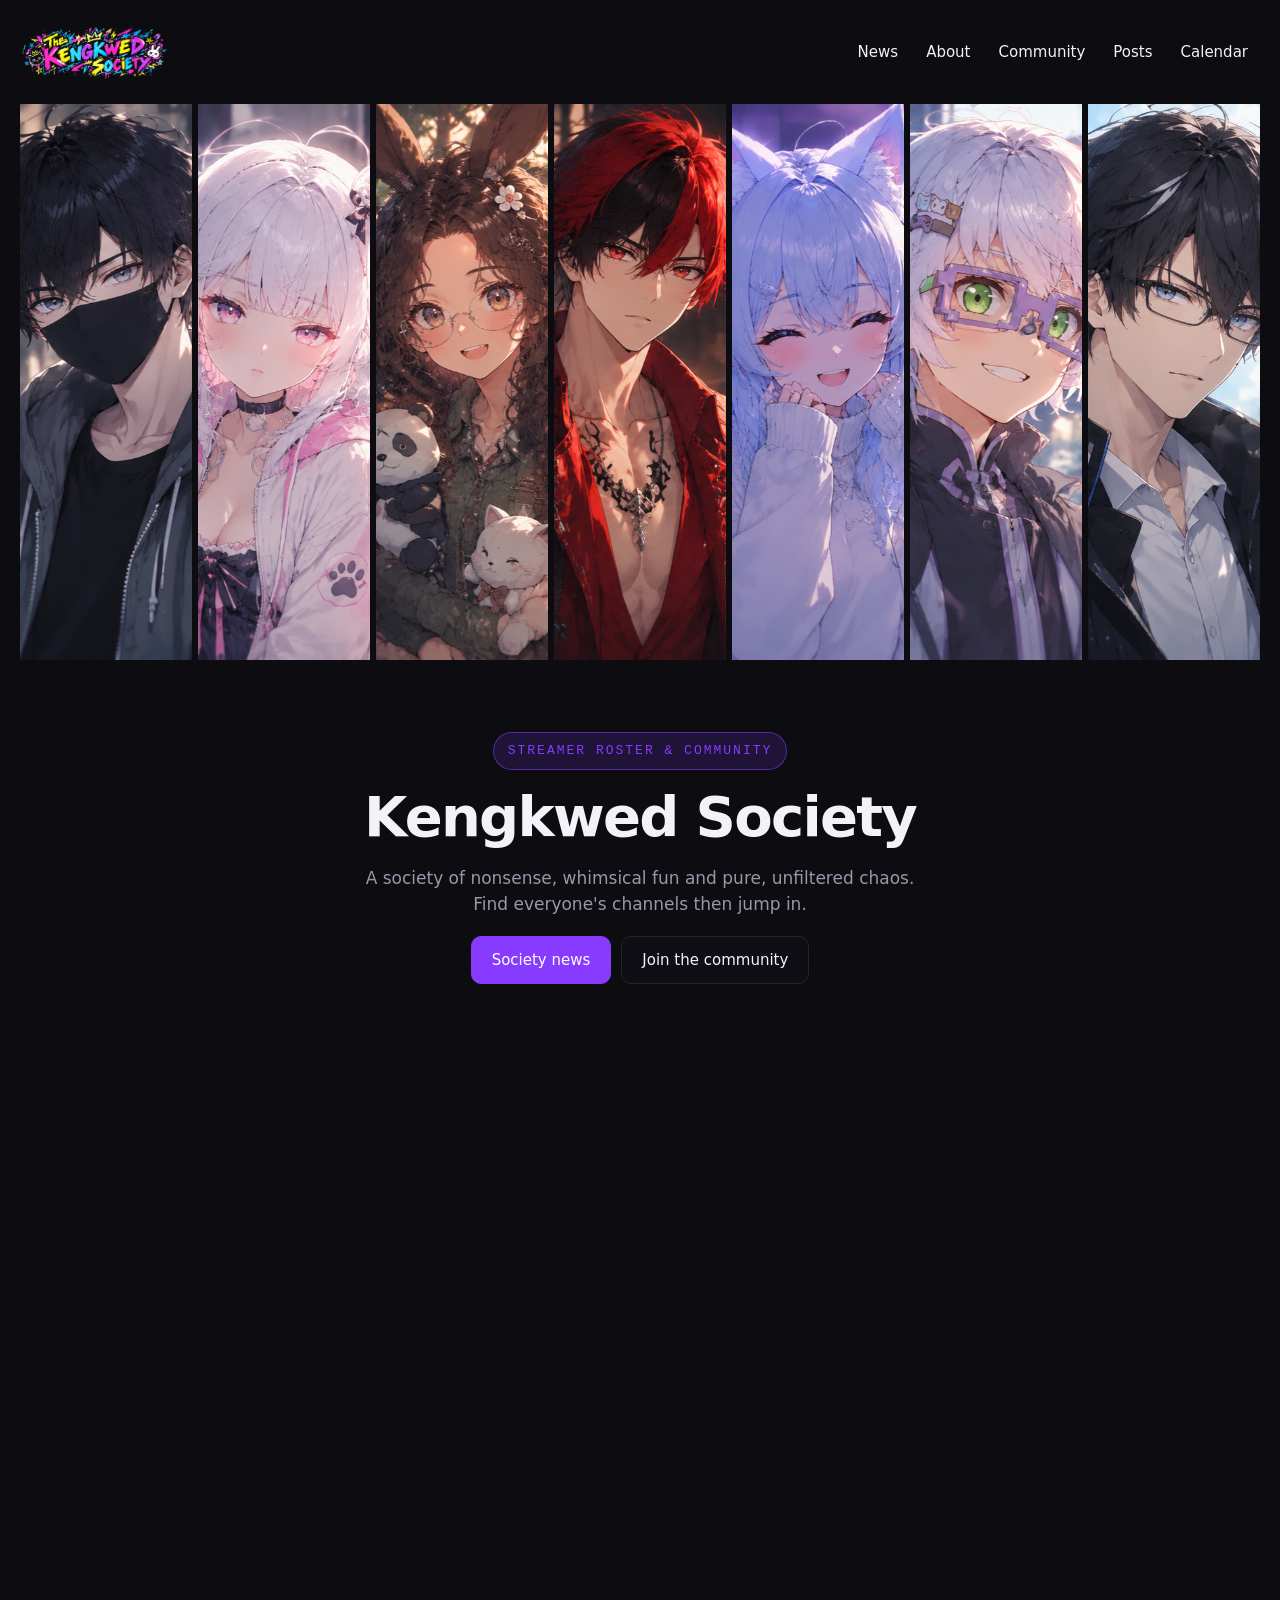
<file: index.html>
<!doctype html>
<html lang="en">
  <head>
    <meta charset="UTF-8" />
    <link rel="icon" href="/favicon.ico" />
    <meta name="viewport" content="width=device-width, initial-scale=1.0" />
    <meta
      http-equiv="Content-Security-Policy"
      content="default-src 'self'; base-uri 'self'; form-action 'self'; object-src 'none'; script-src 'self'; style-src 'self' 'unsafe-inline' https://fonts.googleapis.com; font-src 'self' https://fonts.gstatic.com; img-src 'self'; media-src 'self'; connect-src 'self'"
    />
    <meta
      name="description"
      content="KENGKWED SOCIETY | OFFICIAL COMMUNITY WEBSITE"
    />
    <meta name="theme-color" content="#0d0c11" />
    <link rel="preconnect" href="https://fonts.googleapis.com" />
    <link rel="preconnect" href="https://fonts.gstatic.com" crossorigin />
    <link
      href="https://fonts.googleapis.com/css2?family=Fredoka:wght@300..700&display=swap"
      rel="stylesheet"
    />
    <title>KENGKWED SOCIETY | OFFICIAL COMMUNITY WEBSITE</title>
    <script type="module" crossorigin src="/assets/index-Cs51q8wm.js"></script>
    <link rel="modulepreload" crossorigin href="/assets/jsx-runtime-B1gPrcCS.js">
    <link rel="stylesheet" crossorigin href="/assets/jsx-runtime-DnfWLclU.css">
  </head>
  <body>
    <div id="root"></div>
  </body>
</html>
</file>
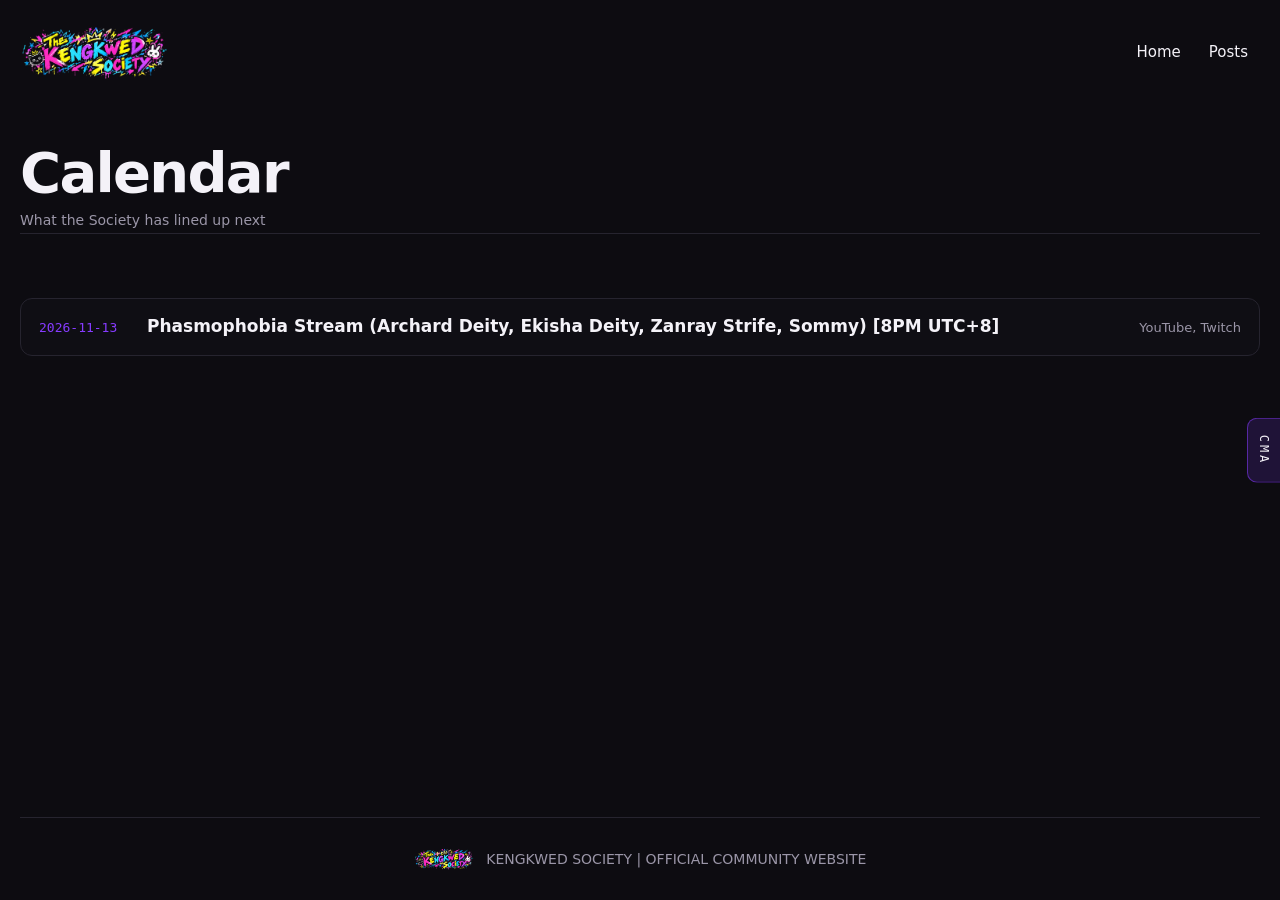
<file: calendar.html>
<!doctype html>
<html lang="en">
  <head>
    <meta charset="UTF-8" />
    <link rel="icon" href="/favicon.ico" />
    <meta name="viewport" content="width=device-width, initial-scale=1.0" />
    <meta
      http-equiv="Content-Security-Policy"
      content="default-src 'self'; base-uri 'self'; form-action 'self'; object-src 'none'; script-src 'self'; style-src 'self' 'unsafe-inline' https://fonts.googleapis.com; font-src 'self' https://fonts.gstatic.com; img-src 'self'; media-src 'self'; connect-src 'self'"
    />
    <meta
      name="description"
      content="KENGKWED SOCIETY | STREAM SCHEDULE"
    />
    <meta name="theme-color" content="#0d0c11" />
    <link rel="preconnect" href="https://fonts.googleapis.com" />
    <link rel="preconnect" href="https://fonts.gstatic.com" crossorigin />
    <link
      href="https://fonts.googleapis.com/css2?family=Fredoka:wght@300..700&display=swap"
      rel="stylesheet"
    />
    <title>CALENDAR | KENGKWED SOCIETY</title>
    <script type="module" crossorigin src="/assets/calendar-XYOaIBML.js"></script>
    <link rel="modulepreload" crossorigin href="/assets/jsx-runtime-B1gPrcCS.js">
    <link rel="stylesheet" crossorigin href="/assets/jsx-runtime-DnfWLclU.css">
  </head>
  <body>
    <div id="root"></div>
  </body>
</html>
</file>
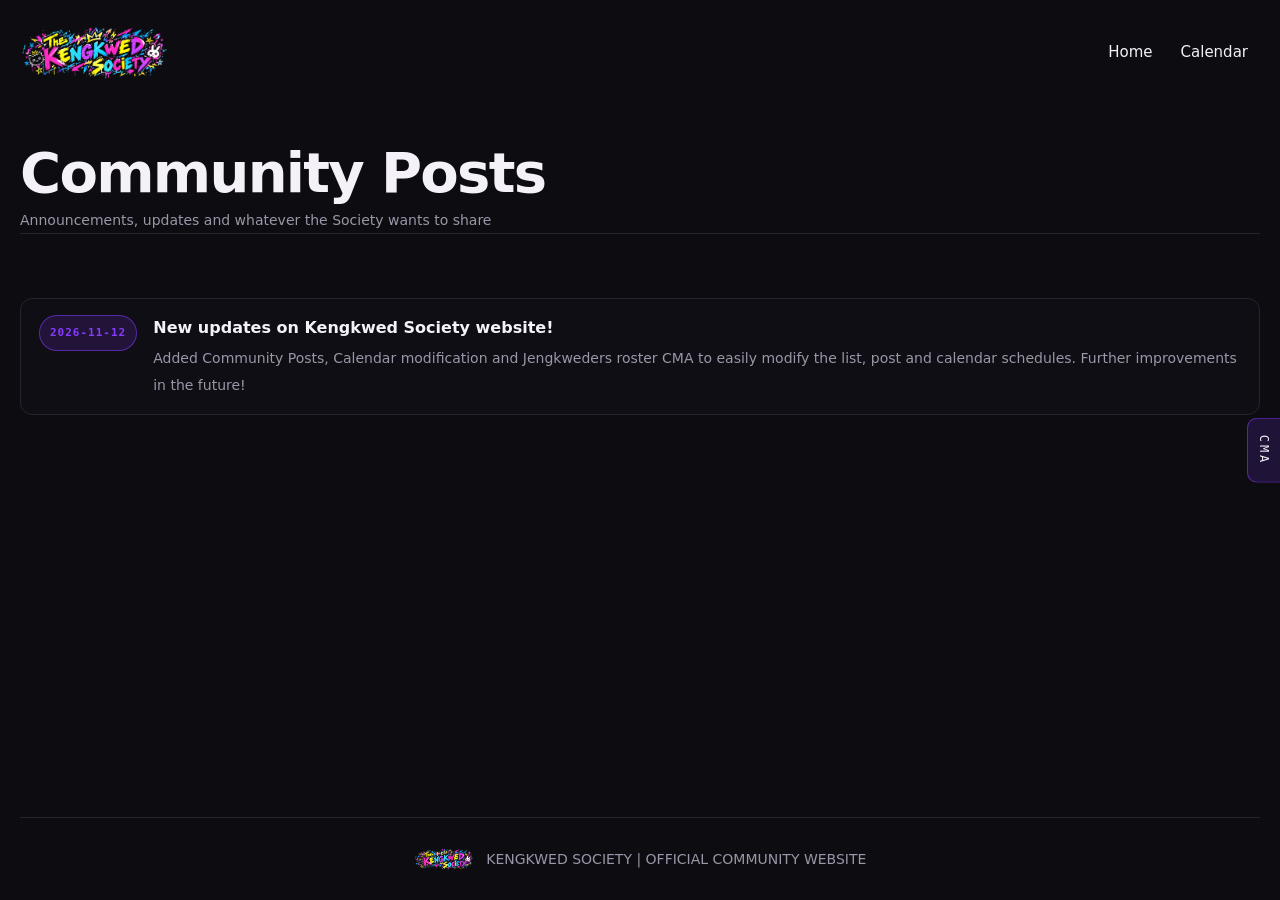
<file: posts.html>
<!doctype html>
<html lang="en">
  <head>
    <meta charset="UTF-8" />
    <link rel="icon" href="/favicon.ico" />
    <meta name="viewport" content="width=device-width, initial-scale=1.0" />
    <meta
      http-equiv="Content-Security-Policy"
      content="default-src 'self'; base-uri 'self'; form-action 'self'; object-src 'none'; script-src 'self'; style-src 'self' 'unsafe-inline' https://fonts.googleapis.com; font-src 'self' https://fonts.gstatic.com; img-src 'self'; media-src 'self'; connect-src 'self'"
    />
    <meta
      name="description"
      content="KENGKWED SOCIETY | COMMUNITY POSTS"
    />
    <meta name="theme-color" content="#0d0c11" />
    <link rel="preconnect" href="https://fonts.googleapis.com" />
    <link rel="preconnect" href="https://fonts.gstatic.com" crossorigin />
    <link
      href="https://fonts.googleapis.com/css2?family=Fredoka:wght@300..700&display=swap"
      rel="stylesheet"
    />
    <title>POSTS | KENGKWED SOCIETY</title>
    <script type="module" crossorigin src="/assets/posts-CCGU9vab.js"></script>
    <link rel="modulepreload" crossorigin href="/assets/jsx-runtime-B1gPrcCS.js">
    <link rel="stylesheet" crossorigin href="/assets/jsx-runtime-DnfWLclU.css">
  </head>
  <body>
    <div id="root"></div>
  </body>
</html>
</file>
<file: assets/jsx-runtime-DnfWLclU.css>
:root{--text:#9b96a8;--text-h:#f4f2f8;--bg:#0d0c11;--panel:#1211189e;--border:#26242f;--accent:#863bff;--accent-soft:#863bff29;--accent-border:#863bff8c;--pill:#ffffff0f;--sans:"Fredoka", system-ui, "Segoe UI", Roboto, sans-serif;--mono:ui-monospace, Consolas, monospace;font:17px/155% var(--sans);--lightningcss-light: ;--lightningcss-dark:initial;color-scheme:dark;color:var(--text);background:var(--bg);font-synthesis:none;text-rendering:optimizelegibility;-webkit-font-smoothing:antialiased;-moz-osx-font-smoothing:grayscale}@media (width<=720px){:root{font-size:16px}}body{margin:0}#root{box-sizing:border-box;flex-direction:column;width:1500px;max-width:100%;min-height:100svh;margin:0 auto;padding:0 20px;display:flex}h1,h2,h3{color:var(--text-h);margin:0;font-weight:600}h1{letter-spacing:-1.7px;font-size:56px;line-height:105%}@media (width<=720px){h1{letter-spacing:-1px;font-size:36px}}h2{letter-spacing:-.4px;font-size:26px}@media (width<=720px){h2{font-size:22px}}p{margin:0}a{color:var(--text-h)}ul{margin:0;padding:0;list-style:none}::selection{background:var(--accent-soft)}.bg-video{object-fit:cover;z-index:-1;pointer-events:none;filter:brightness(.5);width:100%;height:100%;position:fixed;inset:0}@media (prefers-reduced-motion:reduce){.bg-video{display:none}}.topbar{background:0 0;justify-content:space-between;align-items:center;gap:16px;padding:20px 0;display:flex}.brand{letter-spacing:-.3px;font-size:18px;font-weight:700;text-decoration:none}.brand img{height:64px;display:block}.topbar nav{gap:4px;display:flex}.topbar nav a{border-radius:8px;padding:6px 12px;font-size:15px;text-decoration:none;transition:background .2s}.topbar nav a:hover{background:var(--pill)}.hero{text-align:center;flex-direction:column;align-items:center;gap:18px;padding:72px 0 56px;display:flex}@media (width<=720px){.hero{padding:44px 0 36px}}.kicker{font-family:var(--mono);text-transform:uppercase;letter-spacing:2px;color:var(--accent);background:var(--accent-soft);border:1px solid var(--accent-border);border-radius:999px;padding:5px 14px;font-size:13px}.lede{max-width:560px}.hero-actions{flex-wrap:wrap;justify-content:center;gap:10px;display:flex}.btn{border:1px solid var(--border);background:var(--panel);border-radius:10px;padding:10px 20px;font-size:15px;text-decoration:none;transition:border-color .2s,transform .2s}.btn:hover{border-color:var(--accent-border);transform:translateY(-1px)}.btn.primary{background:var(--accent);border-color:var(--accent);color:#fff}.btn,.news li,.community a,.modal{-webkit-backdrop-filter:blur(12px)}.banner{scrollbar-width:none;gap:6px;display:flex;overflow-x:auto}.banner::-webkit-scrollbar{display:none}.banner .photo{cursor:pointer;background:0 0;border:none;flex:1 1 0;min-width:120px;padding:0;line-height:0}.banner .photo:focus-visible{outline:2px solid var(--accent);outline-offset:2px}.banner img{object-fit:cover;filter:saturate(1.15);width:100%;height:100%;transition:filter .2s,transform .2s}.banner img:hover{filter:brightness(1.2)saturate(1.3);transform:translateY(-6px)}section{border-top:1px solid var(--border);padding:40px 0}.hero{border-top:none}.section-note{margin-top:4px;font-size:14px}.about-columns{grid-template-columns:repeat(auto-fit,minmax(300px,1fr));gap:32px;display:grid}.about-how-we-met{margin-top:32px}.jengkweders{border:1px solid var(--border);border-radius:12px;margin-top:24px;overflow:hidden}.jengkweders li{background:var(--panel);align-items:baseline;gap:16px;padding:14px 18px;display:flex}.jengkweders li+li{border-top:1px solid var(--border)}.jengkweders strong{color:var(--text-h)}.jengkweders span{margin-left:auto;font-size:13px}.about-copy{gap:12px;margin-top:20px;font-size:15px;display:grid}.news{gap:12px;margin-top:24px;display:grid}.news li{background:var(--panel);border:1px solid var(--border);border-radius:12px;gap:16px;padding:16px 18px;display:flex}.news .date{font-family:var(--mono);text-transform:uppercase;letter-spacing:1px;color:var(--accent);background:var(--accent-soft);border:1px solid var(--accent-border);border-radius:999px;flex:none;align-self:flex-start;padding:4px 10px;font-size:11px;font-weight:600}.news h3{font-size:16px}.news p{margin-top:4px;font-size:14px}.gallery{grid-template-columns:repeat(auto-fit,minmax(240px,1fr));gap:12px;margin-top:24px;display:grid}.gallery li{border:1px solid var(--border);background:var(--panel);border-radius:12px;overflow:hidden}.gallery img{aspect-ratio:4/3;object-fit:cover;width:100%;display:block}.modal-backdrop{z-index:50;background:#000000b8;place-items:center;padding:20px;display:grid;position:fixed;inset:0}.modal{border:1px solid var(--border);background:#121118;border-radius:16px;gap:20px;width:1000px;max-width:100%;max-height:85vh;padding:20px;display:flex;position:relative;overflow:auto}.modal-photo{aspect-ratio:9/16;object-fit:cover;flex:none;width:30%}.modal-info{flex:1;min-width:0}.modal-info h3{font-size:22px}.field{margin-top:16px}.field h4{font-family:var(--mono);text-transform:uppercase;letter-spacing:1.5px;color:var(--accent);margin:0 0 6px;font-size:11px;font-weight:600}.field .tags{margin-top:0}.lines li{color:var(--text-h);font-size:14px}.lines li+li{margin-top:4px}.motto{color:var(--text-h);border-left:3px solid var(--accent);padding-left:10px;font-size:15px;font-style:italic}.modal-close{color:#fff;cursor:pointer;background:#000000a6;border:none;border-radius:50%;width:32px;height:32px;font-size:18px;line-height:1;position:absolute;top:12px;right:12px}.modal-close:hover{background:var(--accent)}.role{font-family:var(--mono);color:var(--accent);margin-top:2px;font-size:13px}.bio{margin-top:6px;font-size:14px}.tags{flex-wrap:wrap;gap:6px;margin-top:10px;display:flex}.tags li{background:var(--pill);border:1px solid var(--border);border-radius:999px;padding:3px 9px;font-size:12px}.links{flex-wrap:wrap;gap:6px;margin-top:12px;display:flex}.links a{background:var(--accent-soft);border:1px solid var(--accent-border);color:var(--text-h);border-radius:8px;padding:5px 11px;font-size:13px;text-decoration:none;transition:background .2s}.links a:hover{background:var(--accent-border)}.community{grid-template-columns:repeat(auto-fill,minmax(240px,1fr));gap:12px;margin-top:24px;display:grid}.community a{background:var(--panel);border:1px solid var(--border);border-radius:12px;align-items:center;gap:12px;padding:16px;text-decoration:none;transition:border-color .2s,transform .2s;display:flex}.community a:hover{border-color:var(--accent-border);transform:translateY(-2px)}.community .icon{filter:invert()brightness(1.9);flex:none;width:22px;height:22px}.community strong{color:var(--text-h);font-size:16px;display:block}.community small{font-size:13px}footer{border-top:1px solid var(--border);justify-content:center;align-items:center;gap:12px;margin-top:auto;padding:28px 0;font-size:14px;display:flex}footer img{height:26px;display:block}@media (width<=720px){.topbar{flex-direction:column;justify-content:center;align-items:center;gap:8px;padding:14px 0}.brand img{object-fit:contain;max-width:100%;height:160px}.topbar nav a{padding:6px 10px;font-size:14px}.hero-actions .btn{text-align:center;flex:100%}section{padding:28px 0}.modal-backdrop{padding:12px}.modal{scrollbar-width:none;flex-direction:column;gap:16px;width:90%;padding:14px}.modal::-webkit-scrollbar{display:none}.modal-photo{aspect-ratio:auto;object-position:center 30%;width:100%;height:400px}.modal-close{top:20px;right:20px}}.stage{--show-delay:5s;flex-direction:column;min-height:100svh;display:flex}.loader{z-index:100;background:var(--bg);place-content:center;justify-items:center;gap:18px;transition:opacity .7s,visibility 0s linear .7s;display:grid;position:fixed;inset:0}.loader.done{opacity:0;visibility:hidden;pointer-events:none}.logo-reveal{z-index:90;pointer-events:none;opacity:0;place-items:center;display:grid;position:fixed;inset:0}.logo-reveal img{filter:drop-shadow(0 12px 40px #0000008c);width:min(650px,85vw);height:auto}.stage.is-on .logo-reveal{animation:4s 1s both logoReveal}@keyframes logoReveal{0%{opacity:0;transform:scale(.92)}12.5%{opacity:1;transform:scale(1)}87.5%{opacity:1;transform:scale(1)}to{opacity:0;transform:scale(1.05)}}.loader p{color:var(--text-h);font-size:22px;font-weight:500;animation:1.3s infinite pulse}.loader .bar{background:var(--pill);border-radius:999px;width:180px;height:3px;position:relative;overflow:hidden}.loader .bar:after{content:"";background:var(--accent);border-radius:999px;width:40%;animation:1.1s ease-in-out infinite slide;position:absolute;inset:0 auto 0 0}@keyframes pulse{50%{opacity:.35}}@keyframes slide{0%{transform:translate(-100%)}to{transform:translate(350%)}}.stage .bg-video{opacity:0;transform:scale(1.08)}.stage .topbar .brand,.stage .topbar nav,.stage .hero>*,.stage .photo,.stage #news,.stage #about,.stage #jengkweders,.stage #gallery,.stage #community,.stage footer{opacity:0;pointer-events:none}.stage.is-live :is(.topbar .brand,.topbar nav,.hero>*,.photo,#news,#about,#jengkweders,#gallery,#community,footer){pointer-events:auto}.stage.is-on .bg-video{opacity:1;transition:opacity 2s,transform 5s;transform:scale(1)}.stage.is-on .topbar .brand{animation:drop .7s cubic-bezier(.16, 1, .3, 1) calc(var(--show-delay) + .1s) both}.stage.is-on .topbar nav{animation:drop .7s cubic-bezier(.16, 1, .3, 1) calc(var(--show-delay) + .4s) both}.stage.is-on .photo{animation:.75s cubic-bezier(.16,1,.3,1) both pop;animation-delay:calc(var(--show-delay) + .7s + var(--i,0) * .13s)}.stage.is-on .hero>*{animation:.8s cubic-bezier(.16,1,.3,1) both rise}.stage.is-on .hero>:first-child{animation-delay:calc(var(--show-delay) + 1.7s)}.stage.is-on .hero>:nth-child(2){animation-delay:calc(var(--show-delay) + 1.85s)}.stage.is-on .hero>:nth-child(3){animation-delay:calc(var(--show-delay) + 2s)}.stage.is-on .hero>:nth-child(4){animation-delay:calc(var(--show-delay) + 2.15s)}.stage.is-on #news.is-seen{animation:.8s cubic-bezier(.16,1,.3,1) both rise}.stage.is-on #about.is-seen,.stage.is-on #jengkweders.is-seen,.stage.is-on #gallery.is-seen{animation:.8s cubic-bezier(.16,1,.3,1) .12s both rise}.stage.is-on #community.is-seen{animation:.8s cubic-bezier(.16,1,.3,1) .24s both rise}.stage.is-on footer.is-seen{animation:.8s cubic-bezier(.16,1,.3,1) .12s both rise}@keyframes rise{0%{opacity:0;filter:blur(14px);transform:translateY(60px)}to{opacity:1;filter:blur();transform:none}}@keyframes drop{0%{opacity:0;filter:blur(8px);transform:translateY(-40px)}to{opacity:1;filter:blur();transform:none}}@keyframes pop{0%{opacity:0;filter:blur(16px);transform:translateY(90px)scale(.82)}to{opacity:1;filter:blur();transform:none}}@media (prefers-reduced-motion:reduce){.stage :is(.topbar .brand,.topbar nav,.hero>*,.photo,#news,#about,#jengkweders,#gallery,#community,footer){opacity:1;animation:none}.stage .bg-video{opacity:1;transform:none}.loader p,.loader .bar:after{animation:none}.logo-reveal{display:none}}.page{flex-direction:column;min-height:100svh;display:flex}.page-head{border-top:none;padding-bottom:0}.events{gap:10px;margin-top:24px;display:grid}.events li{background:var(--panel);border:1px solid var(--border);-webkit-backdrop-filter:blur(12px);border-radius:12px;align-items:baseline;gap:16px;padding:14px 18px;display:flex}.events .date{width:92px;font-family:var(--mono);color:var(--accent);flex:none;font-size:13px}.events .title{color:var(--text-h);font-weight:600}.events .where{margin-left:auto;font-size:13px}@media (width<=720px){.events .where{display:none}}.edit{gap:10px;margin-top:24px;display:grid}.edit li{background:var(--panel);border:1px solid var(--border);-webkit-backdrop-filter:blur(12px);border-radius:12px;align-items:center;gap:10px;padding:12px 14px;display:grid}.edit .x{border:1px solid var(--border);background:var(--pill);width:32px;height:32px;color:var(--text-h);cursor:pointer;border-radius:8px;font-size:16px;line-height:1}.edit .x:hover{border-color:var(--accent-border);color:#fff}.fields-2 li{grid-template-columns:1fr 1fr 32px}.fields-3 li{grid-template-columns:150px 1fr 170px 32px}.fields-4 li{grid-template-columns:130px 1fr 1.6fr 32px}.edit input,.edit textarea,.cma-modal input{box-sizing:border-box;width:100%;font:inherit;color:var(--text-h);background:var(--pill);border:1px solid var(--border);resize:vertical;border-radius:10px;padding:9px 12px;font-size:14px}:is(.edit input,.edit textarea,.cma-modal input):focus{border-color:var(--accent-border);outline:none}.cma-tools{flex-wrap:wrap;gap:10px;margin-top:18px;display:flex}.cma-msg{background:var(--panel);border:1px solid var(--border);border-radius:10px;margin-top:18px;padding:12px 16px;font-size:14px}.cma-msg.ok{color:var(--text-h);border-color:var(--accent-border)}.cma-msg.err{color:#ffb4b4;border-color:#7a2e2e}.sec-head{justify-content:space-between;align-items:flex-start;gap:16px;display:flex}.cma-inline{font-family:var(--mono);letter-spacing:2px;border:1px solid var(--accent-border);background:var(--accent-soft);color:var(--text-h);cursor:pointer;border-radius:999px;flex:none;padding:6px 13px;font-size:11px;transition:background .2s}.cma-inline:hover{background:var(--accent-border)}.cma-inline:disabled{opacity:.35;cursor:default}.cma{z-index:40;writing-mode:vertical-rl;border:1px solid var(--accent-border);background:var(--accent-soft);color:var(--text-h);font-family:var(--mono);letter-spacing:3px;cursor:pointer;-webkit-backdrop-filter:blur(12px);border-right:none;border-radius:10px 0 0 10px;padding:16px 9px;font-size:12px;transition:background .2s;position:fixed;top:50%;right:0;transform:translateY(-50%)}.cma:hover{background:var(--accent-border)}.cma:disabled{opacity:.35;cursor:default}.cma-modal{flex-direction:column;gap:14px;width:420px}.cma-modal .btn{text-align:center}@media (width<=720px){.fields-2 li,.fields-3 li,.fields-4 li{grid-template-columns:1fr}.edit .x{justify-self:end}}
</file>
